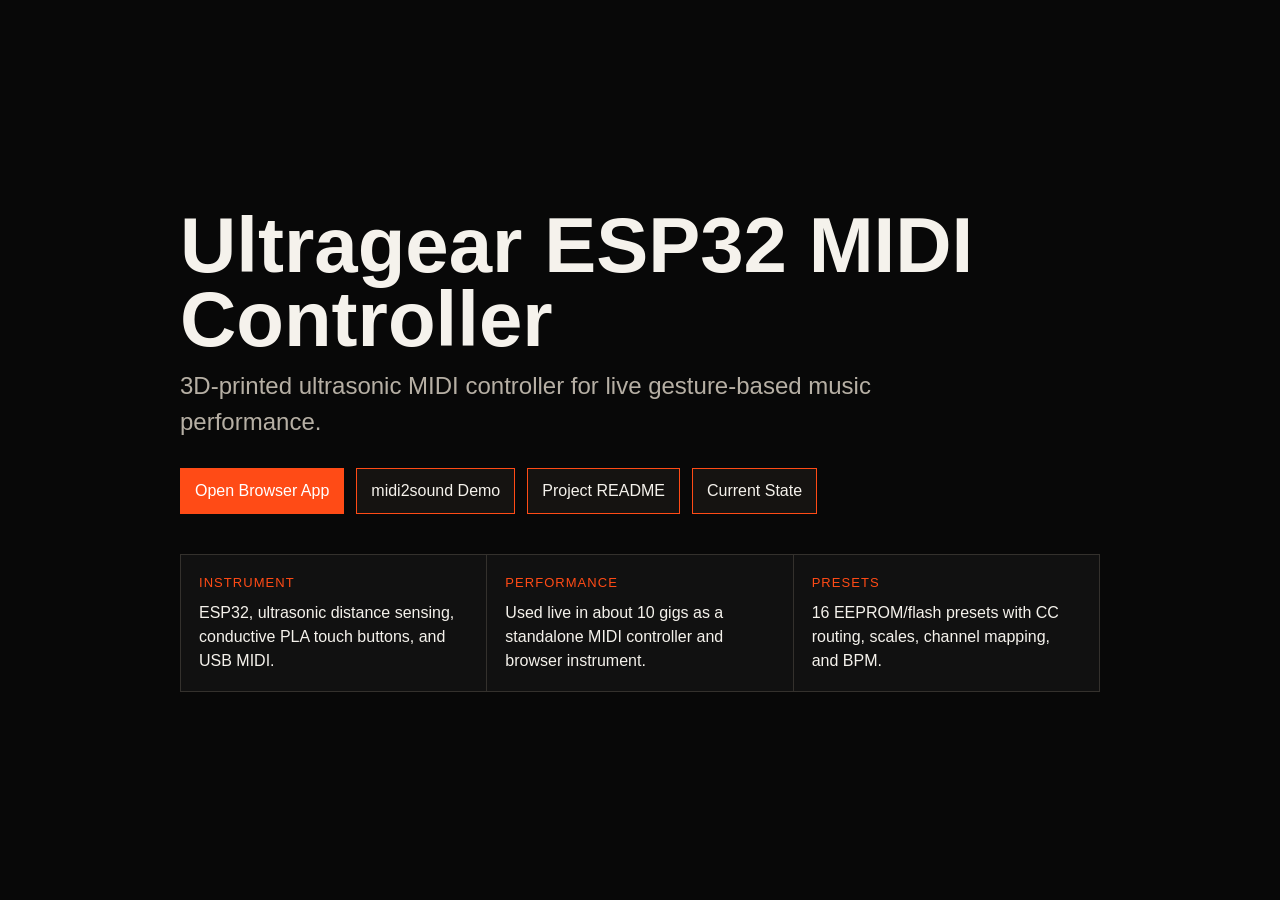
<file: index.html>
<!doctype html>
<html lang="en">
<head>
  <meta charset="utf-8">
  <meta name="viewport" content="width=device-width, initial-scale=1">
  <title>Ultragear ESP32 MIDI Controller</title>
  <style>
    :root {
      color-scheme: dark;
      --bg: #080808;
      --fg: #f5f2ec;
      --muted: #b6afa4;
      --accent: #ff4b16;
      --line: #34312d;
    }
    * { box-sizing: border-box; }
    body {
      margin: 0;
      font-family: Arial, Helvetica, sans-serif;
      background: var(--bg);
      color: var(--fg);
      line-height: 1.5;
    }
    main {
      min-height: 100vh;
      display: grid;
      align-content: center;
      padding: 48px 20px;
    }
    .wrap {
      width: min(920px, 100%);
      margin: 0 auto;
    }
    h1 {
      margin: 0 0 12px;
      font-size: clamp(40px, 7vw, 78px);
      line-height: 0.95;
      letter-spacing: 0;
    }
    .tagline {
      margin: 0 0 28px;
      max-width: 720px;
      color: var(--muted);
      font-size: clamp(18px, 2.2vw, 24px);
    }
    .links {
      display: flex;
      flex-wrap: wrap;
      gap: 12px;
      margin: 28px 0 40px;
    }
    a {
      color: var(--fg);
      text-decoration: none;
    }
    .button {
      display: inline-flex;
      align-items: center;
      min-height: 44px;
      border: 1px solid var(--accent);
      padding: 10px 14px;
      background: #151311;
    }
    .button.primary {
      background: var(--accent);
      color: white;
    }
    .grid {
      display: grid;
      grid-template-columns: repeat(auto-fit, minmax(220px, 1fr));
      gap: 1px;
      background: var(--line);
      border: 1px solid var(--line);
    }
    .cell {
      background: #111;
      padding: 18px;
      min-height: 112px;
    }
    .label {
      color: var(--accent);
      font-size: 13px;
      text-transform: uppercase;
      letter-spacing: 0.08em;
      margin-bottom: 8px;
    }
    p { margin: 0; }
  </style>
</head>
<body>
  <main>
    <div class="wrap">
      <h1>Ultragear ESP32 MIDI Controller</h1>
      <p class="tagline">3D-printed ultrasonic MIDI controller for live gesture-based music performance.</p>
      <div class="links">
        <a class="button primary" href="./browser-app/">Open Browser App</a>
        <a class="button" href="https://jeanmicheldewez-ux.github.io/midi2sound/">midi2sound Demo</a>
        <a class="button" href="./README.md">Project README</a>
        <a class="button" href="./docs/CURRENT_STATE.md">Current State</a>
      </div>
      <div class="grid" aria-label="Project summary">
        <section class="cell">
          <div class="label">Instrument</div>
          <p>ESP32, ultrasonic distance sensing, conductive PLA touch buttons, and USB MIDI.</p>
        </section>
        <section class="cell">
          <div class="label">Performance</div>
          <p>Used live in about 10 gigs as a standalone MIDI controller and browser instrument.</p>
        </section>
        <section class="cell">
          <div class="label">Presets</div>
          <p>16 EEPROM/flash presets with CC routing, scales, channel mapping, and BPM.</p>
        </section>
      </div>
    </div>
  </main>
</body>
</html>
</file>
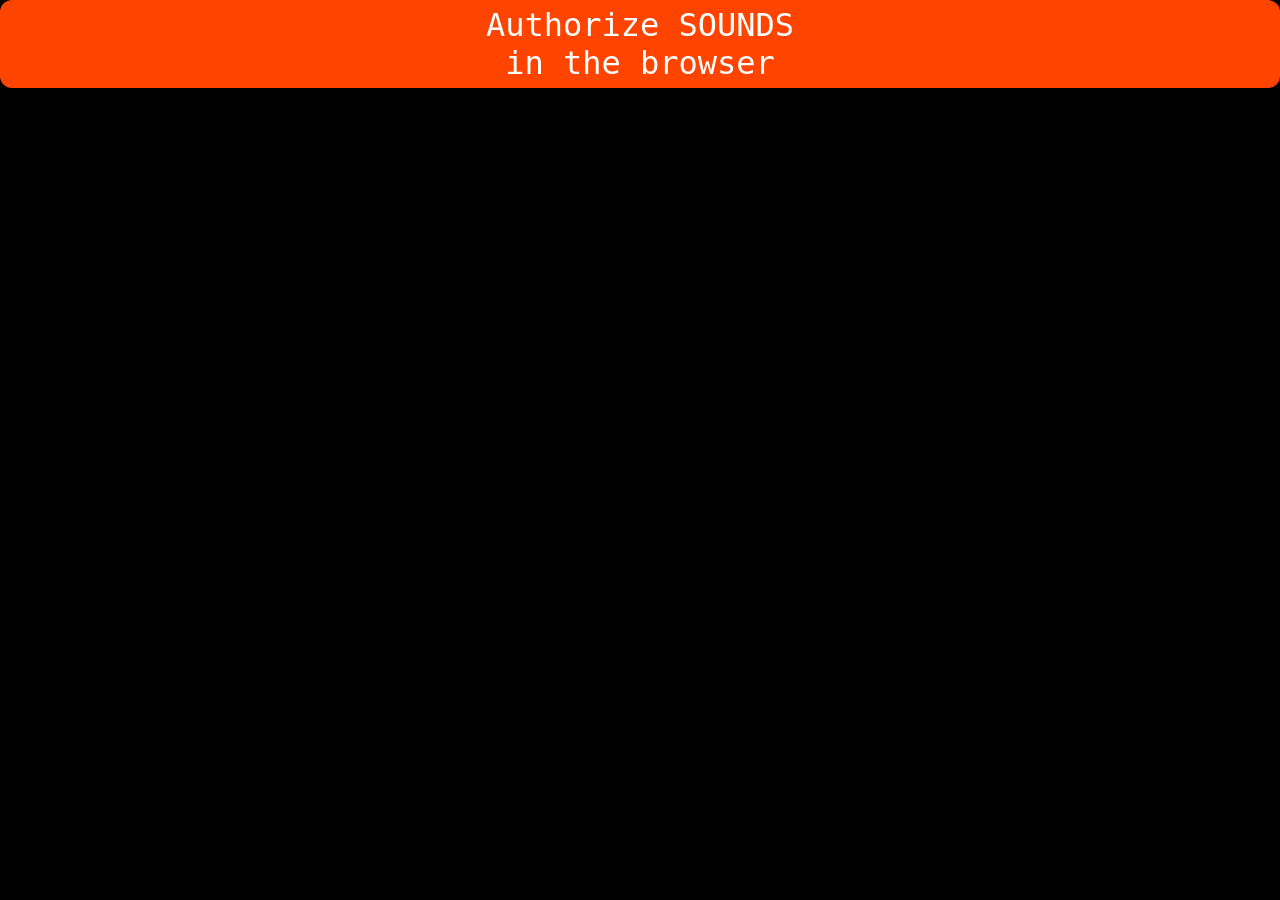
<file: browser-app/index.html>
<!DOCTYPE html>
<html>
<head>
    <title>Ultragear ESP32 MIDI Controller</title>
	
	
		<meta http-equiv="cache-control" content="no-cache">
<meta http-equiv="expires" content="0">
<meta http-equiv="pragma" content="no-cache">
	
	<!-- <script> -->
	<!-- if (window.location.protocol === "https:") { -->
    <!-- const httpUrl = "http://" + window.location.host + window.location.pathname + window.location.search; -->
    <!-- window.location.replace(httpUrl); // Try to redirect -->
	<!-- } -->
	<!-- </script> -->
   
  
  
	<!-- href="raz.ico" -->
	
	<meta http-equiv="Permissions-Policy" content="midi=*">
   <meta name="viewport" content="width=device-width, initial-scale=1.0, maximum-scale=1.0, user-scalable=no">
   
   	<meta name="robots" content="index, follow">
 

 <link rel="icon" href="favicon2.ico"  type="image/x-icon">
 
     <link rel="stylesheet" href="ultra.css">
	 	<script src="nexusUI.js"></script>
 
	<link rel="manifest" href="manifest.json">

 
</head>
<body>

<div class="transparent-overlay" id="uplayer" 
style="position:fixed; top:0; left:0; width:100%; height:100%;
  color:#ff3005;	 "> 
  
  <div id="bar1" class="bar" style="position:absolute; bottom:70px; right:120px; 
height:20%;  width:15%;  "></div>
  
  </div>
  
  
<div class="ultra"   id="cm" 
style="position:fixed; bottom:2px; right:8px; 
  color:#ff3005;	display:none;">-.-
  </div>

<div class="ultra" id="cm" 
style="position:fixed; bottom:2px; right:8px; 
  color:#ff3005;	display:none;">-.-
  </div>
 
<div style="position: fixed; width: 100%; background: #444; left:0px; top:0px;">
  <button id="menu" style="float: left; font-size: 25px; z-index: 4; color:#FF7700; 
  border:solid #FF7700 2px;">&#9776;</button>
  <span id="grxall" style="display:block; ">
  <!-- <div class="btt1" id="grx1" style="color: #F40; float: left; margin-left: 10px;">GEAR 1</div> -->
  <!-- <div class="btt1" id="grx2" style="float: left; margin-left: 10px;">GEAR 2</div> -->
  <!-- <div class="btt1" id="grx3" style="float: left; margin-left: 10px;">GEAR 3</div> -->
  <!-- <div class="btt1" id="grx4" style="float: left; margin-left: 10px;">GEAR 4</div> -->
   
  <span style="margin-left:15px; ">TRACK </span>
   <!-- onfocusin="this.style.width='60px'"  onfocusout="this.style.width='28px'"  -->
  <select class="selek" style="margin-top:6px; width:38px;" 
  onchange="selectTrack(this.value, this.selectedIndex)" id="mytracklist" >
  <option value="1">1</option><option value="the meme song">2  &nbsp;the meme song</option><option value="3">3</option><option value="4">4</option>
  <option value="5">5</option><option value="6">6</option><option value="7">7</option><option value="8">8</option>
  <option value="9">9</option><option value="10">10</option><option value="11">11</option><option value="12">12</option>
  <option value="13">13</option><option value="14">14</option><option value="15">15</option><option value="16">16</option>
 </select>

  &nbsp;<input class="selek" type="text" id="mytrack"
 onchange="changeTextSelect(this.value);"/>
 
   <div class="btt1 btt3" id="grxm2" style=" " onclick="sendTrack()">SAVE</div>
   
   
   <span style="position:absolute; right:12px; margin-top:6px;" > 
    BPM <input type="number" class="num" id="mybpm" 
	 value="120" onchange="newBpm(this.value)" /> 
   </span>
  
  </span>
 
 <div   id="bpm" class="outline-text"  
 onmousedown="changeBpm();" ondblclick="backBpm()"
  ontouchstart="changeBpm();" ontouchend="flagbpm = 0;";  
 style="position: absolute; right: 100px; display:none;
top: 4px; color:#ff4400; font-size:29px; font-weignt:bold;">120</div>
 
<div class="btt1" id="soundbt" onclick="startsound()"
 style="position: absolute; right: 10px; 
top: 4px; color:#EEE; display:none; ">SOUND</div>

 
 <span id="grxall-menu" style="display:none; ">
    <span style="display:none;"> <div class="btt1" id="grxm1" style=" float: left; margin-left: 10px;" onclick="loadTrack()" >LOAD</div>
  <div class="btt1 btt3" id="grxm2" style="float: left; margin-left: 10px;" onclick="savetrack()">SAVE</div>
  <div class="btt1 btt3" id="grxm3" style="float: left; margin-left: 10px;" onclick="deletetrack()">DELETE</div>

 &nbsp;<input class="selek" type="text" id="thepatch"
 onchange="document.getElementById('grxm2').style.background='orange';"/>
 

 <span id="jmx" style="display:none; color:#FF4400;">.jmx</span>
 
  <div class="btt1" id="grxm3" style=" display:none;float: left; margin-left:5px;
">"RANDOM"</div></span>
 
&nbsp;<select class="selek" id="midiDevices" onchange="changedevice2(this.value)" 	
style="margin-top:7px;" ></select> |  

  <!-- <span id="soundbar"  style="display:block; color:white;" > -->
	 
 
	
<select id="mySelect"  class="selek" 
  onchange="selectSound(this.value,this)" >
   <option value="" selected disabled hidden>action</option>
  <option value="load">load</option>
  <option value="save">save</option>
  <option value="new">new</option>
  <option value="delete">delete</option>
  <option value="share">share</option>
</select>

    <input type="text" id="soundname" class="selek" style ="border:solid #FF4400 2px; width:20%; " />
	
 sound<input type="checkbox" class="" id="soundon"
     value="checked" onchange="flipSoundOn(this.checked);" style="position:relative; top:8px;" > 	
   <!-- <span class="check" id="loadsoundbt" onclick="loadSounds()" >load</span>  -->
   <!-- <span class="check" id="savesoundbt" onclick="saveSounds()" >save</span>   -->
   <!-- <span class="check" id="loadsoundbt" onclick="newSounds()" >new</span>  -->
   <!-- <span class="check" id="savesoundbt" onclick="deleteSounds()" >delete</span>     -->

  <!-- </span>  	  -->

 </span>  
  
</div>

  
  
  <div id="menucontent" style ="position:fixed; width:100%; 
  height:calc(100% - 40px); top:40px; overflow-y:auto; left:0px;
  overflow-x:hidden;  
  background: radial-gradient(circle, rgb(55,55,55), rgb(99,99,99));
  display:none; z-index:1;" >
 
	<div  class="barman" style="width:100%;  
	color:#ccc; background:#ddd; display:none;">


	<div class = "btt1" id="gr1" style="color:#F40;" >GEAR 1</div> 
	<div class = "btt1" id="gr2">GEAR 2</div> 
	<div class = "btt1" id="gr3" >GEAR 3</div> 
	<div class = "btt1" id="gr4">GEAR 4</div> 	
	 
	 
 
	
	<input id="grc" class = "field1"   type="text"    maxlength="16" 
	placeholder="GEAR CODE" required>


	<div id="sendCode" class="btt1 btt2"
	style="color:#F11;" id="setgear" onclick="setGear()"> SET </div> 		
	</div>


	<div   class="barman" style="width:100%;  
	color:#ccc; background:#333; display:none; ">

		<div class = "btt1" id="wifi1" style="color:#F40;" >WIFI 1</div> 
	<div class = "btt1" id="wifi2">WIFI 2</div> 
	<input id="wf1" class = "field1"   type="text" id="username" name="username" 
	maxlength="31" 
	placeholder="NETWORK" required>
	<input id="pss1" class = "field1"   type="text" id="username" name="username" 
	maxlength="31" 
	placeholder="PASSWORD" required>	


	<input id="wf2" class = "field1"   type="text" id="username" name="username" 
	maxlength="31" 
	placeholder="NETWORK" required>
	<input id="pss2" class = "field1"   type="text" id="username" name="username" 
	maxlength="31" 
	placeholder="PASSWORD" required>	

	<div id="sendWifi" class="btt1 btt2"
	style="color:#F11;"> SEND </div> 	
		
	</div>


	<div   class="barman" style="width:100%;  
	color:#ccc; background:#444; display:none;">
	
	SEND MIDI TO GEAR : <select class="selek" id="route" onchange="sendroute();">
<option value="0"> &nbsp; - - </option>
<option value="1">Gear 1</option>
<option value="2">Gear 2</option>
<option value="3">Gear 3</option>
<option value="4">Gear 4</option>
</select> 	


	</div>
	
	<div   class="barman" style="width:100%;  
	color:#ccc; background:#333; display:none;">
	SEND MIDI : 

	<div id="mididin" class="btt1 btt2" onclick="mididin()"
	style=" background:#000; color:#fff;">&nbsp;DIN&nbsp;</div> 	 	
	
	<div id="midiusb" class="btt1 btt2" onclick="midiusb();"
	style="background:#000; color:#Fff; ">&nbsp;USB&nbsp;</div>	
	
	<span><div id="sdback" class="btt1 btt2" onclick="midibrowser();"
	style="background:#FF4400; color:#Fff; ">&nbsp;BROWSER&nbsp;</div><span>(virtual channel)</span></span> 
	
	</div>


	<div   class="barman" style="width:100%;  
	color:#ccc; background:#333; display:none;">

 
	 <select class="selek" id="midiDevices2" style="display:none;"
 onchange="changedevice(this.value)" 	 ></select> 
 <!-- <span id="replug" style="display:none;">connect and disconnect Midistream device </span> -->
	  <!-- <button id="sendMidiButton"  >Send MIDI Message</button> --> 
		<!-- <div id="sendBoom" class="btt1" onclick="sendStream()" > TEST </div>  -->
<select class="selek" id="midiDevicesin"
 style="display:none;" onchange="changedevicein(this.value)" 	 ></select> 

	</div>
	
  
  
  
  <!-- *************************************************************** -->
  <!-- *****************     BEGIN SOUND TAB    ********************** -->
  <!-- --------------------------------------------------------------- -->
  
 <!-- margin-top:7px;  margin-left:7px; margin-right:7px; -->
<div id="sound" style="display:none; " > 
 <!-- <div id="allTracks" class="alltracks"> -->
 <div id="mytracks" class="mytracks" > 
 </div>
 <br><span id="plustrack"  class="btnPlus" onclick="flipNewTone(trackCount,0);" >+</span> 
 <br><br>
<!-- </div> -->
 
  
	<div id="menuSynth"   style="display:none;"
	  onclick="flipNewTone(trackCount,0)" >

		<div class="menutone"> 
		
			<div class="menutoneitem" onclick="selectOsc(this.innerHTML,event);">AMSynth</div>
			<div class="menutoneitem" onclick="selectOsc(this.innerHTML,event);">Synth</div> 
			<div class="menutoneitem" onclick="selectOsc(this.innerHTML,event);">DuoSynth</div>
			<div class="menutoneitem" onclick="selectOsc(this.innerHTML,event);">FMSynth</div>
			<div class="menutoneitem" onclick="selectOsc(this.innerHTML,event);">MembraneSynth</div>
			<div class="menutoneitem" onclick="selectOsc(this.innerHTML,event);">MetalSynth</div>
			<div class="menutoneitem" onclick="selectOsc(this.innerHTML,event);">MonoSynth</div>
			<div class="menutoneitem" onclick="selectOsc(this.innerHTML,event);">NoiseSynth</div>
			<div class="menutoneitem" onclick="selectOsc(this.innerHTML,event);">PluckSynth</div>
			<div class="menutoneitem" onclick="selectOsc('Player',event);">Looper</div> 
		</div>
	 </div>	
	 
 

 <div id="menuFX" style="display:none;" onclick="flipFX(trackCount)">
    <div class="menutone">
        <div class="menutoneitem" onclick="selectFX(this.innerHTML, event);">Filter</div>		
        <!-- <div class="menutoneitem" onclick="selectFX(this.innerHTML, event);">BiquadFilter</div>			 -->
        <div class="menutoneitem" onclick="selectFX(this.innerHTML, event);">AutoFilter</div>	

		
        <div class="menutoneitem" onclick="selectFX(this.innerHTML, event);">FeedbackDelay</div>		
        <div class="menutoneitem" onclick="selectFX(this.innerHTML, event);">Reverb</div>	
        <div class="menutoneitem" onclick="selectFX(this.innerHTML, event);">AutoWah</div>
		
        <div class="menutoneitem" onclick="selectFX(this.innerHTML, event);">BitCrusher</div>	      
        <div class="menutoneitem" onclick="selectFX(this.innerHTML, event);">Distortion</div>		  
		  

       <div class="menutoneitem" onclick="selectFX(this.innerHTML, event);">PingPongDelay</div>
        <div class="menutoneitem" onclick="selectFX(this.innerHTML, event);">Freeverb</div>
        <div class="menutoneitem" onclick="selectFX(this.innerHTML, event);">JCReverb</div>
        <div class="menutoneitem" onclick="selectFX(this.innerHTML, event);">Phaser</div>
        <div class="menutoneitem" onclick="selectFX(this.innerHTML, event);">Chorus</div> 		  
		  
        <div class="menutoneitem" onclick="selectFX(this.innerHTML, event);">EQ3</div>		
        <div class="menutoneitem" onclick="selectFX(this.innerHTML, event);">Compressor</div>	
        <div class="menutoneitem" onclick="selectFX(this.innerHTML, event);">Limiter</div>		
				  
        <div class="menutoneitem" onclick="selectFX(this.innerHTML, event);">Tremolo</div>
        <div class="menutoneitem" onclick="selectFX(this.innerHTML, event);">Vibrato</div> 
        <div class="menutoneitem" onclick="selectFX(this.innerHTML, event);">AutoPanner</div>
        <div class="menutoneitem" onclick="selectFX(this.innerHTML, event);">PitchShift</div>
        <div class="menutoneitem" onclick="selectFX(this.innerHTML, event);">StereoWidener</div>
 





    </div>
 </div>	 
	 
	 
</div>
<!--  ****   END SOUND TAB **** -->
	
 <div   class="barman" style="width:100%;  
	color:#ccc; background:#444; display:none;">
	
	ULTRASONIC cm MAX : 

<span id="cmmon" style="color:#FF4400; display: inline-block;  width:60px;">80</span>
 &nbsp;
 <input  id="maxcm"  class="orange-slider"  type="range"
value ="80" min="10" max="400"  step="1"
 onchange="changecmmax(Number(this.value))" oninput="movecmmax(Number(this.value))" 
 style="margin-bottom:12px; " /> 



	<!-- <div id="calib" class="btt1 btt2" onclick="calibrate()" -->
	<!-- style="color:#F11;"> CALIBRATE </div>  -->
<!-- <span id="calicm" style="color:#FF4400; display: inline-block;  width:60px;">80</span> -->
 <!-- &nbsp;	PING ms :  -->
<!-- <span id="pingms" style="color:#FF4400; display: inline-block;  width:60px;">  </span> -->
 
		
	</div>

 <!-- <div   class="barman" style="width:100%;   -->
	<!-- color:#ccc; background:#333;">	 -->
	<!-- DIRECT Note Change  :  -->
	<!-- <div id="direct" class="btt1 btt2" onclick="directchange()" -->
	<!-- style="color:#fff; background:#000;">&nbsp;OFF&nbsp;</div> 	 	 -->
	<!-- </div> -->
	
	
	 <div   class="barman" style="width:100%;  
	color:#ccc; background:#333; display:none;">	
	CC & BEND ms freq.  : 
<span id="speedmon" style="color:#FF4400; display: inline-block;  width:60px;">30</span>
 &nbsp;<input  id="speedultra"  class="orange-slider"  type="range"
value ="30" min="5" max="250"  step="1"
 onchange="changespeed(Number(this.value))" oninput="movespeed(Number(this.value))"  style="margin-bottom:12px; " /> 
</div>
	
	
<div   class="barman" style="width:100%;  
	color:#ccc; background:#444; display:none;">	
	BEND cm trig : 
<span id="bendtrigmon" style="color:#FF4400; display: inline-block; 
 width:45px;">3.2</span>
<input  id="bendtrig"  class="orange-slider"  type="range"
value ="3.2" min="0.5" max="25"  step="0.1"
 onchange="changebendtrig(Number(this.value))" oninput="movebendtrig(Number(this.value))"  style="margin-bottom:12px; " /> 
</div>	



	<div   class="barman" style="width:100%;  
		color:#ccc; background:#333; display:none;">	
		BEND speed : 
	<span id="bendspeedmon" style="color:#FF4400; display: inline-block; 
	 width:45px;">10</span>
	<input  id="bendspeed"  class="orange-slider"  type="range"
	value ="10" min="1" max="50"  step="1"
	 onchange="changebendspeed(Number(this.value))" oninput="movebendspeed(Number(this.value))"  style="margin-bottom:12px; " /> 
	</div>	
	
	<div   class="barman" style="width:100%;  
		color:#ccc; background:#444; display:none;">	
		Virtual GEAR : </span>

	<div id="vgear" class="btt1 btt2" onclick="startLux(); this.innerHTML='ON &nbsp;'; this.style.background='#FF4400';"
	style="background:#000; color:#Fff; ">OFF</div>
        

	</div>	
	
	<div id="console-log-div" style="background:#222;color:#fff;padding:10px;max-height:200px;
	overflow:auto; display:none;"></div>


</div>

 
<div id="cnt">

  <div id="cont" style ="position:fixed; 
  width:calc(100% - 0px); 
  height:calc(100% - 40px); top:40px;
  overflow-y: scroll;
  background:none; z-index:-1;
  overflow-x:hidden; " >

  </div>
 </div> 
 
  <div class="v-bar" style="display:none; ">
  <div class="ultra" id="ultra" 
  style="position:fixed; bottom:2px; right:2px; width:calc(10% - 13px);
  height:20%;   background-color:#ff3005;"> </div>
</div>

<div id="load" style ="position:fixed; top:0;left:0; width:100%;
 height:100%; background:black; color:white;  
 text-align:center; font-size:28px; display:none;
 z-index:10000;">
 &nbsp;LOAD PATCH
 <br><br>
	 <div id="listtrack" style="max-height:calc(100% - 80px); 
	overflow-y:auto; color:#FF4400; font-size:24px; "
	 >
	 
	 
	 </div>
	 
	 <div style="position: fixed; right:6px; top:3px;
	 background:#FF4400; color:white; padding:4px;"
	 onclick="document.getElementById('load').style.display='none';"
	 > X </div>

 
 </div>
 
 <div id="portrait" style="position:fixed; top:0;left:0; 
	 width:100%;
	 height:100%; 
      display: none;
      align-items: center;
      justify-content: center;
      flex-direction: column;
      text-align: center; color:#FF4400; background:black;
	  font-size:32px;" >
    <p>Please switch to landscape mode 
	<br>for a better experience.</p>
  </div>
  
 <div id="fake" style="position:fixed; top:0;left:0; 
	 width:100%;
	 height:100%; 
      display: none;
      align-items: center;
      justify-content: center;
      flex-direction: column;
 background: linear-gradient(to bottom, #FF4400, #AAAAAA);
     z-index:8000;
      text-align: center; color:#FF4400;  
	  font-size:32px;" 
 onclick="playvgear(this.clientHeight, event.clientY)">
	  
  <button   style="float: right; font-size: 25px; z-index: 4; color:#FF4400; 
  border:solid #FF7700 2px; margin:5px;" onclick="flipvgear(0);">X</button>
 
  </div>  
  
 


<div id="splashmidi" style ="position:fixed; top:0;left:0; width:100%;
 height:100%; background:black; color:orange;  
 align-items: center; display:none;">

<div style="text-align:center; margin:auto; 
 color:white; background:#FF4400; font-size:32px;
 border-radius:12px; padding:6px;" 
 class="bt1 bt2"
 onclick="authmidi()"
 onmouseover="this.style.color='transparent'; this.style.background='linear-gradient(to right, gold, red)'; this.style.webkitBackgroundClip='text'; this.background='#ff4400';"
 onmouseout="this.style.color='white'; this.style.background='#FF4400'; this.style.webkitBackgroundClip='border-box'" > 
 Authorize MIDI <br>to use the App
</div>

</div>



<div id="splashsound" style ="position:fixed; top:0;left:0; width:100%;
 height:100%; background:#010101; color:orange;   z-index:100000;
 align-items: center; display:block;">

	<div id="spatch"style="text-align:center; margin:auto; 
	 color:white; background:#FF4400; font-size:32px;
	 border-radius:12px; padding:6px;" 
	 class="bt1 bt2"
 
	onclick="startsound();"  
 onmouseover="this.style.color='transparent'; this.style.background='linear-gradient(to right, gold, red)'; this.style.webkitBackgroundClip='text'; this.background='#ff4400';"
 onmouseout="this.style.color='white'; this.style.background='#FF4400'; this.style.webkitBackgroundClip='border-box'" > 
	 Authorize SOUNDS <br>in the browser
	</div>

</div>


<!-- <div id="view" style ="position:fixed; bottom:0;left:0; width:100%; -->
 <!-- height:32px; background:black; color:#888;   -->
 <!-- align-items: center; display:none;  "> -->
<div id="view" style="position: fixed; bottom: 0; left: 0; width: 100%; 
height:64px; margin-bottom:5px; 
 background: black; color: #888; display: none; align-items: center;">   
   <span class="btt1" id="viewpos" style="color:#FF4400; 
   padding-left:6px; padding-right:6px;" >1</span>
 <span id="lblcc0" onclick="setccfast(0);" > filter:</span><span  onclick="setccfast(0);"  style="color:#FF4400;" id="viewcc0">-</span> 
 <span id="lblcc1" onclick="setccfast(1);"> start:</span><span  onclick="setccfast(1);"  style="color:#FF4400;" id="viewcc1">-</span>
 <span id="lblcc2" onclick="setccfast(2);"> length:</span><span  onclick="setccfast(2);" style="color:#FF4400;"  id="viewcc2">-</span> 
 <span id="lblcc3" onclick="setccfast(3);"> pitch:</span><span  onclick="setccfast(3);"  style="color:#FF4400;" id="viewcc3">-</span> 
  <span style="display:none;"> <span > bend:</span><span  style="color:#FF4400; " id="look">000</span> </span> 
 &nbsp;
 
 
 
  <br><span class="btt1" onclick="random();"
  style="color:#FF4400;"> RANDOM </span> &nbsp; 
  
    <span  id="numset"
  style="color:#FFFFFF; border:solid #FF4400 2px; border-radius:3px; padding-right:4px; 
  padding-left:4px;"> 1 </span> 
 
  &nbsp;&nbsp;
<span style="position:absolute; font-weight:bold; margin-top:4px;">
<span  style="background:#FF4400; color:white; font-size:20px;border-radius:5px 0px 0px 5px;" id="viewpitch"
onclick="preciseset(-1);" ondblclick="preciseset(-10);">&nbsp;- </span>
<span  style="background:#FF4400; color:white;font-size:16px; border-radius:0px;" id="viewpitch"
onclick="preciseset(-0.1);">&nbsp;- </span>  
<span  style="background:#FF4400; color:white; font-size:12px;border-radius:0px  3px 3px 0px" id="viewpitch"
onclick="preciseset(-0.01);">&nbsp;-&nbsp;</span>  
<span  style="background:#FF4400; color:white; font-size:12px;border-radius:3px; 0px 0px 3px;" id="viewpitch"
onclick="preciseset(0.01);">&nbsp;+ </span>
<span  style="background:#FF4400; color:white;font-size:16px;  border-radius:0px;" id="viewpitch"
onclick="preciseset(0.1);">&nbsp;+ </span>  
<span  style="background:#FF4400; color:white;font-size:20px;border-radius:0px 5px 5px 0px;" id="viewpitch"
onclick="preciseset(1);"   ondblclick="preciseset(10);">&nbsp;+&nbsp;</span>  
</span>

 </div>
 
 
 <div id="lux" style="position:fixed; background:rgba(25,25,20,0.99); top:0; left:0; display:none;
 z-index:30000; width:100%; height:100%; padding:12px; font-size:32px; color:#8882ED">
 

<div id="bar2" style="position:absolute; bottom:0px; left:50%; width:20%; background:#FF4400; display:none;"></div>
 
 LUX : 
<span id="luz">00</span> &nbsp;  <span  id="stlux" class="btt1" >start video</span>
 &nbsp;  <span onclick="setPlay()" class="btt1" id="fliplay" >play</span></span>
<br>
V-sensibility: <input  id="maxcm"  class="orange-slider"  type="range"
value ="25" min="0" max="40"  step="1"
 onchange="changeSensi(Number(this.value))"  
 oninput="document.getElementById('sensi').innerHTML = this.value;"   
 style="margin-bottom:12px; " />  <span id="sensi">25</span>
<br>
H-sensibility: <input  id="maxcm"  class="orange-slider"  type="range"
value ="25" min="0" max="40"  step="1"
 onchange="changeSensiH(Number(this.value))"  
 oninput="document.getElementById('sensih').innerHTML = this.value;"   
 style="margin-bottom:12px; " />  <span id="sensih">25</span>
<br> 
 
    <form>
        <label>
            Left  Hand
            <input type="radio" name="hand" value="left" checked onchange="selectHand(this.value)" >			
        </label>
        <label>
            <input type="radio" name="hand" value="right"  onchange="selectHand(this.value)" >
            Right Hand 
        </label>  

&nbsp;       <label>
			OFF 
            <input type="radio" name="hand" value="off"  onchange="selectHand(this.value)" >
            
        </label>  
		
    </form>
 
<br> 
 
<canvas id="canvax"  style="wposition:fixed; left:0; top:0; width:100%; height:100%; display:none; z-index:999999;"></canvas>
<div id="lum"></div>
 <br> <button onclick="learn(7);">LEARN 5 sec</button>  <button onclick="learn(2000);">LEARN 1/2H</button>
<br><div id="learn" style="font-size:32px;"></div>
 
   <video class="videobox canvasbox" width=360 height=480 autoplay="autoplay" id="myvideo"
   style="right:0; bottom:0; "></video>
 <span style="position:fixed; right:12px; top:12px;" onclick="document.getElementById('lux').style.display='none'">X</span>

  <div class="mb10">
    <button onclick="" id="trackbutton" class="" type="button">
      Toggle Video
    </button>
    <div id="updatenote" class="updatenote mt10"> loading model ..</div>
  </div>


</div>


 <div id="savepage"  
	style="position:fixed; display:none; z-index:15; top:0; left:0;
	  color:white;
	  width:100%; height:100%; background:black;">
		<button   style="float: right; font-size: 25px; z-index: 4; color:#FF4400; 
	  border:solid #FF7700 2px; margin:5px;" onclick="closeListTracks()">X</button>	  
  <br>
  <div id="tracklist" style="height:100%; overflow-y:auto;  " > </div>
 </div>
 
 
			
 <div id="savesound"  
	style="position:fixed; display:none; z-index:15; top:0; left:0;
	  color:white;
	  width:100%; height:100%; background:black;">
		<button   style="float: right; font-size: 25px; z-index: 4; color:#FF4400; 
	  border:solid #FF7700 2px; margin:5px;" onclick="closeListSounds()">X</button>	  
   <br>
   <div id="soundlist" style="height:100%; overflow-y:auto;  " > </div>
 </div>
 
 
 			
 <div id="samplepage"  
	style="position:fixed; display:none; z-index:15; top:0; left:0;
	  color:white;
	  width:100%; height:100%; background:black;">
		<button   style="float: right; font-size: 25px; z-index: 4; color:#FF4400; 
	  border:solid #FF7700 2px; margin:5px;" onclick="closeSamplePage()">X</button>	  
   <br>	  
  <div   class="buttsample" id="uploadSampleBtn"  >Upload Sample</div>	  
   <br>
   <div id="samplelist" style="height:100%; overflow-y:auto;  " > </div>
 </div>
 
  

<!-- <script src="https://cdn.jsdelivr.net/npm/handtrackjs/dist/handtrack.min.js"> </script> -->

<!-- <div id="consoleOutput"></div> -->
  
  <!-- <script src="socket4_3_2.js"></script> -->
  
 <!-- <script src="https://cdnjs.cloudflare.com/ajax/libs/socket.io/4.3.2/socket.io.min.js"></script>   -->

<!-- <script src='https://cwilso.github.io/WebMIDIAPIShim/build/WebMIDIAPI.min.js'></script> -->

	<script src="tone_15_04.js"></script> 
	
	<script src="ultrasound.js"></script> 


 <script  src="ultra.js"></script>	
   <!-- <script src=""https://cdn.jsdelivr.net/npm/tone@latest""></script> -->

</body>
</html>
</file>
<file: browser-app/ultra.css>
.not-active{
         user-select: none; // chrome and Opera
      }
 
::selection {
    background-color: transparent !important;
}

 
::-moz-selection {
    background-color: transparent !important;
}

/* Garder la flèche de la souris lors du survol */
* {
    cursor: default;
}

/* Changer le curseur lors du survol */
:hover {
    cursor: pointer;
}

 
	body 
	{
		font-family: Consolas, monospace;
		font-size: 20px;
		color: white;
		background-color: black;
		width:100%;
		height:100%;

	}
	
*:not([class]) {
    /* background: linear-gradient(to bottom right, rgba(170, 170, 170, 0.5), rgba(119, 119, 119, 0.5)); */
    /* border-radius: 8px; */
}


  .transparent-overlay {
            position: fixed;
            top: 0;
            left: 0;
            width: 100%;
            height: 100%;
            background: rgba(055, 255, 255, 0.00); /* Mostly transparent white background */
            z-index: 9999999; /* High z-index to ensure it is above other elements */
            pointer-events: none; /* Allow mouse events to pass through */
        }


	
    .custom-cursor {
      position: fixed;
      width: 20px;
      height: 20px;
      background-color: orange;
      border: 2px solid white;
      border-radius: 50%;
      mix-blend-mode: difference; /* Pour que le blanc apparaisse bien sur toutes les couleurs */
      pointer-events: none; /* Le curseur personnalisé ne doit pas interférer avec les clics */
      transform: translate(-50%, -50%); /* Centre le curseur sur le pointeur de la souris */
      transition: transform 0.2s ease-out; /* Ajoute une transition pour une animation douce */
	   z-index: 88000;
	   
	}

    /* Ajoutez des classes spécifiques pour changer l'apparence en fonction de l'état du curseur */
    .custom-cursor:hover {
      transform: translate(-50%, -50%) scale(1.5); /* Par exemple, agrandit le curseur au survol */
    }	
		
		
	#fileInput {
  display: none;
}

.custom-file-upload {
  cursor: pointer;
  background-color: #4CAF50;
  color: white;
  padding: 10px 20px;
  border-radius: 4px;
  border: none;
  font-size: 16px;
}

.custom-file-upload:hover {
  background-color: #45a049;
}	
		
		
	.ultra
	{

	  font-size:25px;
	  font-weight: bold;
	}
	
	.selek
	{
	  background-color:#151515;
	  color:#ff3005;	
	  font-size:20px;	
	  outline:none;
	  border-radius:6px;
	}
	
  selek:hover option:checked {
  background-color: #FF4400; /* Couleur orange */
  color: #000; /* Couleur du texte (optionnelle) */
}
	
.btt1 {
  display: inline-block;  
  
  color: #fff; /* Couleur du texte */
  background-color: #777; /* Couleur de fond grise par défaut */
  transition: background-color 0.3s ease; /* Ajouter une transition pour un changement en douceur */
  border-radius:8px;
  padding:2px;
  font-weight:bold;
  
   margin: 0 10px; 
   margin-top:2px;
}

.btt1:hover {
  background-color:#FF4400; /* Couleur de fond jaune au survol */
   
}

.btt2 {
  background-color: #BBB;
  }
  
  .btt4:hover {
  color:#F40; /* Couleur de fond jaune au survol */
   
}


.field1 {
  display: inline-block; /* Aligner les divs horizontalement */
  margin: 0 10px; /* Ajouter de la marge entre les divs */
  color: #333; /* Couleur du texte */
  background-color: #888; /* Couleur de fond grise par défaut */
  transition: background-color 0.5s ease; /* Ajouter une transition pour un changement en douceur */
  border-radius:8px;
  padding:0px;
  font-size:18px;
	font-weight: bold;
	  outline: none;
	   autocomplete="off" required>
}



.field1:hover {
  background-color:#BBB; /* Couleur de fond jaune au survol */
   
}

.barman
{

padding:6px;

}
.reltx
 {
  display: flex;
  flex-wrap: wrap; /* Wrap elements if they overflow the container */
  justify-content: space-around; /* Distribute elements evenly with spacing */
}
 
.balle {
    position:relative;
   
}

 
.ccmon {
    position:absolute;
	
	bottom:0%;
	left:0;
	width:100%;
	height:80%;
	border-radius:4px;
	background:lightGreen;
	opacity:0.62;
   mix-blend-mode: difference;
}


.underbend {
    position:absolute;
	
	
	bottom: 50%;
	left:0;
	width:100%;
	height:0%;
	border-radius:6px;
	background:gold;
	opacity:0.82;
      mix-blend-mode: exclusion; 
   
}

 
.ball {
  position: relative; /* Can be optional */
  background: #FFF;
  color: black;
  font-weight: bold;
  font-size: 15px;
  padding: 10px;
  padding-left: 2px;
  padding-right: 2px;
  border: 5px solid #888;
  border-radius: 12px;
  /* display: block;   */
  /* width: 94px;     */
  /* height: 64px;     */
  overflow: hidden;
  user-select: none;
  clear: both;   /* Clear any floating elements before */
  

}

.undercc
{
	
	position: relative;
	z-index:20;
}


.bartran
{

	    /* display:none;   */
   z-index :-8888;
 display:block;
	   position:absolute;  
    background:gold;	   
	bottom:0;
	left:-20px;
	width:4px;
	height:100%;
}


.barloop
{
	   z-index :-8988;
 display:none;
	   position:absolute;  
      
	bottom:0;
	left:120px;
	width:300px;
	height:100%;
	
    background: linear-gradient(to bottom right, rgba(255, 10, 0, 0.2), rgba(235, 0, 10, 0.15)); /* Transparent red gradient */
    border-left: 2px solid rgba(255, 192, 203, 0.5); /* Light pink left border with 0.7 opacity */
    border-right: 2px solid rgba(255, 192, 203, 0.5); /* Light pink right border with 0.7 opacity */

}


.canv
{

	  /* display:none;  */
     z-index :- 9999;
     display:block;
	 position:absolute;   
	bottom:0;
	left:0;
	width:calc(100% - 2px);
	height:100%;
	opacity:0.85;

}

.ball3
{
display: inline-block;
  background: #000;
  color:white;
  font-weight:bold;
  font-size:16px;
  padding:4px;
  padding-left:4px; 
  padding-right:4px; 
  margin-left:3px; 
  margin-right:3px;
  
  border: 3px solid #FFffff;
  border-radius:5px;

  /*background: linear-gradient(to bottom, #ff4400 40%, orange 6%);*/
  
   user-select: none;

}


.ball4
{
  display: inline-block;
  background: #000;
  color:white;
  font-weight:bold;
  font-size:15px;
  padding:4px;
  padding-left:4px; 
  padding-right:4px; 
  margin-left:8px; 
  margin-right:4px;
  
  border: 3px solid #FFffff;
  border-radius:5px;

   background: linear-gradient(to bottom, #ff4400 40%, orange 60%); 
  
   user-select: none;

}

	
  .v-bar 
  {
  width: 200px;
  height: calc(100% - 56px);
  overflow: auto;
  background-color: #222;
  scrollbar-width: thin;
  scrollbar-color: black transparent;
  }

.v-bar::-webkit-scrollbar {
  width: 8px;
}

.v-bar::-webkit-scrollbar-thumb {
  background-color: black;
}

 
::-webkit-scrollbar {
  width: 12px; /* Largeur de la barre de défilement */
   height: 12px;
  background-color: #000; /* Fond noir */
}

 
::-webkit-scrollbar-button:start {
  background-color: #FF4400; /* Couleur orange pour le bouton */
}

 
::-webkit-scrollbar-button:end {
  background-color: #FF4400; /* Couleur orange pour le bouton */
}

 
::-webkit-scrollbar-track {
  background-color: #000; /* Fond noir */
}

/* Styles pour la poignée de défilement (thumb) */
::-webkit-scrollbar-thumb {
  background-color: #FF4400; /* Couleur orange pour la poignée */
}

/* Styles pour la poignée de défilement au survol */
::-webkit-scrollbar-thumb:hover {
  background-color: #FF4400; /* Couleur orange plus claire au survol */
}

.skal
{

	 display: inline-block;
    margin: 10px;
	background-color: #Fdb;
	color: #FF4400;
	border-radius:4px;
	padding:2px;	
	padding:4px;

}


/* Target the entire slider track */
.orange-slider {
  -webkit-appearance: none;
  width: 30%;
  height: 10px;
  border-radius: 5px;
  background: rgba(255, 68, 0, 0.69); 
  outline: none;
}

/* Target the slider thumb/button */
.orange-slider::-webkit-slider-thumb {
  -webkit-appearance: none;
  appearance: none;
  width: 15px;
  height: 20px;
  background-color: #fff;
  border-radius: 50%;
  cursor: pointer;
}

/* Remove default styles for Firefox */
.orange-slider::-moz-range-thumb {
  width: 15px;
  height: 20px;
  background-color: #fff;
  border-radius: 50%;
  cursor: pointer;
}

/* Remove default styles for Edge */
.orange-slider::-ms-thumb {
  width: 15px;
  height: 20px;
  background-color: #fff;
  border-radius: 50%;
  cursor: pointer;
}

/* Remove default outline for all browsers */
.orange-slider:focus {
  outline: none;
}


    .main-container {
      display: flex;
      flex-direction: line;
    }

    .row {
      display: flex;
      align-items: center;
      margin-bottom: 10px;
    }

    .element {
      width: 30px;
      height: 30px;
	  border-radius:8px;
      background-color: orange;
      margin-right: 10px;
      padding: 10px;
      cursor: pointer;
    }

    .checkbox {
      margin-right: 10px;
    }

    .numeric-input {
      width: 40px;
    }
	
	input[type='number']{
    width: 52px;
	
} 

#cont{
padding:0px;
width:100%;

left:0px;
}


        #consoleOutput {
            position: fixed;
            bottom: 0;
            left: 0;
            max-height: 75%;
			font-size:12px;
            width: 100%;
            overflow-y: auto; /* Enable vertical scrolling if content exceeds the height */
            background-color: #000; 
			color:white;
            padding: 10px;  
        }

.outline-text {
    color: black; /* Set the color of the text */
    text-shadow: 
        -1px -1px 0 #FF9550,  
         1px -1px 0 #FF5510,
        -1px  1px 0 #FF5510,
         1px  1px 0 #FF5510;  
		 
   user-select: none; /* Prevent text selection */
    cursor: default; /* Set cursor to default */
 
    pointer-events: auto;
}

.radio
{

	width:35px;
	height:35px;
	
	color:orange;
	
}


.bar
{
	 background: repeating-radial-gradient(
	  circle,
	  #FF4400,
	  #FF4400 10px,
	  #dd66dd 10px,
	  #d86d00 20px
	);
	opacity:0.0;
}


.num
{
	
	font-weight:bold;
	color:#FF4400;
	font-size:17px;
	background:none;
	border:none;
	outline:none;
	
	
}



/* //////////// */
/* *************************************************** */
/* ***************************************************** */


/* html, body { */
    /* margin: 0; */
    /* padding: 0; */
    /* width: 100%; */
/* } */

/* * { */
    /* box-sizing: border-box; */
/* } */
 
#installBtn
{

    background:white;
    color:#FF4400;

}
 
 .listitem
 {
    background:black;
    color:#FF4400;

 }
  .listitem:hover
 {
    background:#252525;
    color:#FF4400;

 }
 
hr {
  border: 0;              /* Removes the default border */
  height: 1px;            /* Sets the height of the line */
  background-color: #FF4400; /* Sets the color to orange */
}
 

  .flipped-video {
    transform: scaleX(-1);
  }
  
    
  #zz
  {

  
  }
  
  
  .container
  {
  
      position:fixed;
  top:0;
  left:0;
  width:100%;
  height:100%;
  
  }
  

  #soundbar {
    display: inline-block;  
    color: #111; /* Text color */
    
 
    border-radius: 8px;
    padding: 2px;
    /* margin: 0 10px;  */
    margin-top: 4px;   
  }

/*.btt1:hover {
  background-color:#AA3;  Couleur de fond jaune au survol 
   
}*/

.btx
{

display: inline-block; padding: 5px 10px; 
margin: 5px; background-color: #ff4400; color: white; cursor: pointer; 
 

}

.box1
{
outline:none;
}

.check 
{
 
  BACKGROUND:#888;
  color:white;
  display: inline-block; 
 padding-left:5px;
 padding-right:5px;
 
 border-radius:5px;
 
   cursor: pointer;
   margin-top:4px;
   margin-left:4px;
}

.check:hover
{
 
  BACKGROUND:#777;
  
 }

  table {
      width: 100%;
      border-collapse: collapse;
    }
    td {
      border: 0px solid #ddd;
      position: relative; /* This makes the td a positioning context */
    }
    .levelline {
 
      position: absolute;
      height: 4px;
  border:solid  linear-gradient(135deg, #3a3a3a 0%, #8c8cac 50%, #c0c0c0 100%) 1px;
      background:#0078D4;
      width: 95%; /* Width of the bar as a percentage of the parent td */
      top: 50%; /* Center the bar vertically within the td */
      left: 0; /* Align the bar to the left */
      transform: translateY(-50%); /* Adjust the vertical alignment */
    }

 
::-webkit-scrollbar {
    width: 10px;
height:10px;
}

::-webkit-scrollbar-track {
    background: rgba(15, 15, 15, 1);
    border-radius: 10px;
}

::-webkit-scrollbar-thumb {
    background-color: #FF4400;
    border-radius: 10px;
    border: 3px solid rgba( 255, 68, 0, 1);

}
 
.btnPlus {
    position: fixed;  /* Places it at the bottom of the content */
    bottom: -8px;  /* Stick to the bottom of the parent */
    left: 14px;  /* Center it */
    transform: translateX(-50%);  /* Center correction */
    
    display: inline-block;
    padding: 4px 4px;
    font-weight: bold;
    font-size: 25px;
    color: white;
    border: solid #FF4400 2px;
    background: #FF4400;
    border-radius: 0% 50% 0% 0%;
    cursor: pointer;
    text-align: center;
    line-height: 1;
    margin-bottom: 10px; /* Some space from bottom */
}



 .mytracks {
    position: fixed;
    left:0px;
    top: 40px;
    right: 0;
    bottom: 0;
    max-width: 100%;
    max-height: calc(100% - 45px); /* Adjust height to fit */
    overflow-x: hidden; /* Enable horizontal scrolling */
    overflow-y: auto; /* Enable vertical scrolling */
    display: flex; /* Flexbox for layout */
    flex-direction: column; /* Stacks children vertically */
    align-items: center; /* Center-aligns children */
    background: #111; /* Background color */
    padding-bottom:100px; /* Prevents last element from being hidden */
 /* background:red; */
 

}





/* .mytracks { */
    /* position: fixed; */
    /* left: 0; */
    /* top: 5px; */
    /* right: 0; /* Fix this */ */
    /* bottom: 0; /* Fix this */ */
    /* max-width: 100%; */

    /* max-height: calc(100% - 45px);   */
    /* overflow-x: auto; */
    /* overflow-y: auto; */
 
/* } */

/* #mytracks { */
    /* width: calc(100% - 2px); */
    /* min-height: 100vh; /* Ensures it grows */ */
    /* position: relative; /* Makes `.btnPlus` position correctly */ */
    /* overflow-y: auto; /* Enables scrolling */ */
    /* display: flex; */
    /* flex-direction: column; */
    /* align-items: center; */
    /* background: #111; */
    /* padding-bottom: 80px; /* Prevents last element from being hidden */ */
/* max-height: calc( 100% - 150px ); */
/* } */





.target {
  border: 0px solid #FF4400;
  border-radius: 2px;
  padding-inline:8px; 
  margin-bottom:5px;
  margin-top:15px;
  margin-right:8px;
  position: relative; /* Needed for absolute positioning of children */
  overflow: visible; /* Allow label to overflow */
  /* border:solid red 33px; */
}

. -label {
  position: absolute;
  top: -15px; /* Move up outside the container */
  left: 0;
  width: 100%;
  
  margin-left:2px;
  margin-right:2px;  
 
  font-size: 10px;
  color:#FFF;
  text-shadow:  2px 2px 2px #000000;
  text-align: center;
  pointer-events: none; 
  
}

.target-synth {
  position: absolute;
  top: -40px; /* Move up outside the container */
  left: 10px;
  width: 100%;
color:#111;
font-weight:bold;
/* background:black; */
font-size:15px;
width:auto;
 
height:auto;
text-shadow:  2px 2px 2px #eee;
}


.target-label
{

position:absolute;
 
top:0px;
color:#111;
font-weight:bold;
/* background:black; */
font-size:15px;
width:auto;
/* max-width:100%; */
/* max-width:57px; */
/* height:17px; */
/* overflow:hidden; */
/* margin-left:-15px; */

height:auto;
text-shadow:  2px 2px 2px #eee;

}

.target-label2
{

position:absolute;
 
top:0px;
color:#111;
font-weight:bold;
/* background:black; */
font-size:15px;
width:auto;
/* max-width:100%; */
max-width:50px;
height:17px;
overflow:hidden;
/* margin-left:-15px; */

height:auto;
text-shadow:  2px 2px 2px #eee;

}
 

.targetVol
{
border: 0px solid #FF4400; 
border-radius: 5px;    
overflow: hidden;  
margin-left:24px;
margin-right:5px;
margin-top:10px;
min-width:15px;
}


.numTrack
{
position:absolute;
top:5px; left:22px;
/* width:15px; */
color:white;
background:#FF4400;
font-size:16px;
padding:0px 4px;
margin-top:0px;
border: 2px solid #FF4400; 
border-radius: 5px;    
overflow: hidden;  
}

#mysplash
{

position:fixed; top:0; left:0;
   z-index:99125;
  display: block;
  color:white;
  width:100%; height:100%; background:black;
  background-repeat: no-repeat;
    background-attachment: fixed;
 background-image: url('alienlogo.jpg');
    background-size: cover;
    background-position: center;
    background-repeat: no-repeat;

}


#menuSynth {
  position: fixed;
  top: 0;
  left: 0;
  width: 100%;
  height: 100%;
  background-color: rgba( 90,90,90,0.7);
  display: flex;
  justify-content: center;
  align-items: center;
}

#menuFX {
  position: fixed;
  top: 0;
  left: 0;
  width: 100%;
  height: 100%;
  background-color: rgba( 90,90,90,0.7);
  display: flex;
  justify-content: center;
  align-items: center;
}

.menutone {
  display: flex;
  flex-direction: column;
  align-items: center;
  
  padding:30px;
  border-radius:15px;
  background:black;
  max-height:calc(100% - 150px);
    overflow-x:hidden;  
    overflow-y:auto;
}

.menutoneitem {

   font-weight:normal;
   font-size:18px;
  padding:6px;
  color: #FF4400;
  background-color: #333;
  border-radius: 4px;
  margin: 5px 0;
  transition: background-color 0.3s ease;
}

.menutoneitem:hover {
  background-color: #555;
}

#plustrack
{

z-index:90;

}


.piano
{

position:fixed;
left:0px;
bottom:0;
width:calc(100% - 24px);
width:100%;
height:110px;
padding:0;
padding-top:5px;
padding-bottom:5px;
text-align:center;
display:none;

z-index:80;

  opacity: 1;
  transition: opacity 0.2s ease-in-out;
  pointer-events: auto;
}

#piano.hidden {
  opacity: 1;
  pointer-events: none;
  transition: opacity 1.5s ease-in-out;
}

.onetrack {
    /* min-width: 100%; */
    /* max-width: 100%; */
width:100%;
    overflow-x: auto;
    overflow-y: hidden;
    background: linear-gradient(135deg, #3a3a3a 0%, #8c8cac 50%, #c0c0c0 100%);
    display: flex;
    align-items: center;
    position: relative;
    margin-bottom: 10px;

min-height: 172px;   /* Prevents shrinking */
    max-height: 172px; 
padding-right:40px;
    height:172px;
}

.trackosc
{
display: flex;
    align-items: center;
    position: relative;
    height: 100%;

   gap: 8px; 
  /* flex-wrap: wrap; /* Allows wrapping if elements exceed container width */ 
  margin-right:6px;
  
}


.btnPlusTone {
    position: absolute;  
    right: 0px;  
    bottom: 0px;  
    padding: 4px 8px;
    font-weight: bold;
    font-size: 25px;
    color: white;
    border: solid #FF4400 2px;
    background: #FF4400;
    border-radius: 20px 0px 0px 0px;
    cursor: pointer;
    text-align: center;
    line-height: 1;
    z-index: 10;

}

 
 
.btnChangeTone {
    position: absolute;  
    right: 0px;  
    top: 0px;  
    padding: 4px 8px;
padding-bottom:6px;
    font-weight: bold;
    font-size: 18px;
    color: white;
    border: solid #FF4400 2px;
    background: #FF4400;
    border-radius: 0px 0px 0px 20px; 
    cursor: pointer;
    text-align: center;
    line-height: 1;
    z-index: 10;
} 

 


.font40 {
   
font-size:40px;
}  


.myFX {
 
    display: inline-grid;
  /* display: grid; /* Use block-level grid */ */

    grid-template-columns: repeat(auto-fill, 50px);
    grid-template-rows: repeat(2, 50px);
    grid-auto-flow: column;
    gap: 4px;
    padding: 5px;
padding-left:5px;
  padding-right:5px; 
   
    max-height: 110px;

    min-width: min-content;
    width: auto;

  /* min-width: 0 !important; /* Disable content-based min-width */ */
  /* width: 100%; /* Allow explicit width control */ */

margin-left:5px;
margin-right:5px;
text-align:center;
border-radius:5px;

/* justify-content: center; */
    /* align-items: center; */
}

.labelfx
{

position:absolute;
 
top:0px;
 
color:#111;
font-weight:bold;
/* background:black; */
font-size:15px;
width:auto;
max-width:90px;
overflow:hidden;
height:17px;
margin-left:-15px;
height:auto;
text-shadow:  2px 2px 2px #eee;

}



.labelfx2
{

position:absolute;
 
top:0px;

color:#FF4400;
font-weight:bold;
/* background:black; */
font-size:18px;
width:auto;
margin-left:15px;
height:auto;
/* text-shadow:  2px 2px 2px #eee; */

}
.fx {
    /* width: 50px; */
    /* height: 50px; */
    /* border: solid white 0px; */
text-align:center;
}




.fx-label {
/* font-family: "Helvetica Narrow"; */
  position: relative;
  top: -2px; /* Move up outside the container */
  left: -8px;
  width: calc(100% + 8px);
  overflow:hidden;
  text-shadow:  2px 2px 2px #000000;
    
  
  border-radius:4px;
  font-size: 10px;
  color:#FFF;
  text-align: center;
  pointer-events: none; /* Optional: prevent label from blocking interactions */
}

.btRemove
{   position:relative;
top:113px;
 left:-15px;
height:12px;
width:12px;
font-size:12px;
padding:1px 1px;
color:black;
/* background:#FF4400; */
font-weight:bold;
border:solid black 2px;
border-radius:5px;

}

.btRemove:hover
{ 
background:red;
}

.osc
{

position:absolute;
left:4px;
bottom:0;

margin-bottom:4px;
 
padding-left:4px;

}
.alignedH
{
  display: flex;

  gap: 8px; 
}


.XYarea
{
display:block; 
margin-top:8px;
/* width:120px; */
/* height:120px; */
/* background:grey; */
border-radius:12px;
}





/* Style for Chrome, Safari, Edge, and Opera */
input[type="range"] {
  -webkit-appearance: none; /* Remove default styling */
 // width: 300px; /* Adjust width */
  height: 8px; /* Height of the slider track */
  background: #551500; /* Grey track color */
  border-radius: 5px; /* Rounded track edges */
  outline: none; /* Remove outline */
}

input[type="range"]::-webkit-slider-thumb {
  -webkit-appearance: none;
  width: 15px; /* Width of thumb */
  height: 20px; /* Height of thumb */
  background: #ff4400; /* Thumb color */
  border-radius: 20%; /* Make thumb circular */
  cursor: pointer;
}

/* Style for Firefox */
input[type="range"]::-moz-range-thumb {
  width: 15px;
  height: 20px;
  background: #ff4400;
  border-radius:20%;
  cursor: pointer;
}

input[type="range"]::-moz-range-track {
  background: #551500;
}

/* Style for Internet Explorer */
input[type="range"]::-ms-thumb {
  width: 15px;
  height: 20px;
  background: #ff4400;
  border-radius: 20%;
}

input[type="range"]::-ms-track {
  background:#551500;
}


 
select {
  appearance: none; /* Remove default browser styling */
  background-color: black; /* Black background */
  color: #ff4400; /* Font color */
  border: 1px solid #ff4400; /* Border color matching the arrow */
  border-radius: 2px; /* Rounded corners */
 
  padding-left:3px;
  padding-right:3px;
 
}

 
select::after {
  content: "▼"; /* Unicode for a downward arrow */
  position: absolute;
  right: 10px;
  top: 50%;
  transform: translateY(-50%);
  color: #ff4400; /* Arrow color */
}

/* Wrapper to position the select and pseudo-element correctly */
.select-wrapper {
  position: relative;
}

 


/* Styling for numeric input */
input[type="number"] {
  background-color: black; /* Black background */
  color: #ff4400; /* Font color */
  border: 1px solid #ff4400; /* Border color */
  border-radius: 2px; /* Rounded corners */
  padding-left: 3px;
  padding-right: 3px;
  font-size: 16px;
}

/* Styling for spinner arrows in WebKit browsers (Chrome, Safari, Edge, Opera) */
input[type="number"]::-webkit-inner-spin-button,
input[type="number"]::-webkit-outer-spin-button {
  appearance: auto; /* Keep the spinner visible */
  background-color: black; /* Black background for arrows */
  color: #ff4400; /* Arrow color */
}

/* Remove default spinner appearance in Firefox */
input[type="number"] {
  -moz-appearance: textfield; /* Remove default spinner appearance in Firefox */
}


/* Styling for checkboxes */
input[type="checkbox"] {
  appearance: none; /* Remove default browser styling */
  width: 20px; /* Set width of checkbox */
  height: 20px; /* Set height of checkbox */
  background-color: black; /* Black background */
  border: 1px solid #ff4400; /* Border color */
  border-radius: 4px; /* Rounded corners for checkbox */
}

input[type="checkbox"]:checked {
  background-color: #ff4400; /* Background color when checked */
}

input[type="checkbox"]:checked::before {
  /* content: "✔"; /* Checkmark symbol when checked */ */
  color: black; /* Checkmark color */
  /* font-size: 16px; */
  display: flex;
  justify-content: center;
  align-items: center;
  padding-top:5px;
}

/* Wrapper for select (unchanged) */
.select-wrapper {
  position: relative;
}

select {
  appearance: none; /* Remove default browser styling */
  background-color: black; /* Black background */
  color: #ff4400; /* Font color */
  border: 1px solid #ff4400; /* Border color matching the arrow */
  border-radius: 2px; /* Rounded corners */

  padding-left:3px;
  padding-right:3px;
}

select::after {
  content: "▼"; /* Unicode for a downward arrow */
  position: absolute;
  right: 10px;
  top: 50%;
  transform: translateY(-50%);
  color: #ff4400; /* Arrow color */
}

input[type="text"] {
  color: #FF4400; /* Text color */
  background-color: #000000; /* Background color */
}

#extra1
{
	
	width:100%;
	max-height:80px;
	overflow-x:hidden;
	overflow-y:auto;
	
	
}

.mysample
{
	position:absolute;
	left:215px;
	bottom:38px;
	
	color:white;
	background: #ff4400;
	border-radius: 4px;
	padding-left:5px;
	padding-right:5px;	
	
}

.contspl {
  position: absolute;
  left: 215px;
  bottom: 2px;
  font-size: 16px;
  color: white;
  background: #888;
  border-radius: 6px;
  padding: 3px;
  border: solid #ff4400 2px;
}

.minispl {
  display: inline-block;     /* ← This makes width work */
  width: 20px;
  height: 20px;              /* optional: fixed height too */
  text-align: center;
  line-height: 20px;         /* vertically centers text */
  background: #444;
  margin: 0  1.5px;
  border-radius: 3px;        /* nice rounded corners */
}




.buttsample
{
 
	display: inline-block;
	color:white;
	background: #ff4400;
	border-radius: 4px;
	padding-left:5px;
	padding-right:5px;	
	  padding: 2px 5px;
  cursor: pointer;
  margin-left:10px;
	
}

.valu
{
 
	position:absolute;
	left:22px;
	bottom:1px;
	font-size:12px;
	color:white;
	background:rgba(0, 0, 0, 0.4);
	border-radius:0px 4px 0px 0px;
	padding-left:0px;
	padding-right:0px;	
	font-weight:normal;
}
</file>
